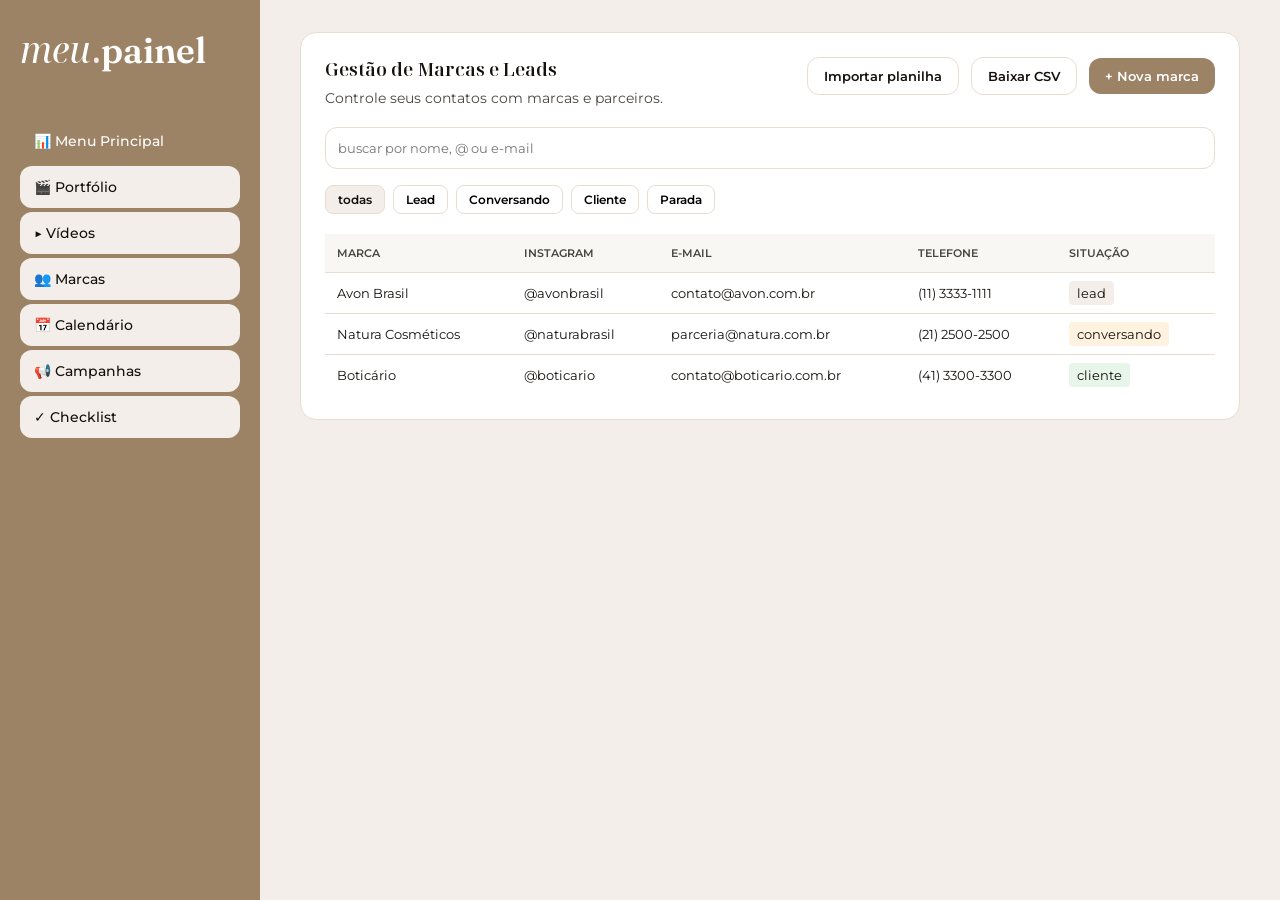
<file: demo-painel-marcas.html>
<!DOCTYPE html>
<html lang="pt-BR">
<head>
  <meta charset="UTF-8">
  <meta name="viewport" content="width=device-width, initial-scale=1.0">
  <title>Demo Painel - Aba Marcas</title>
  <link rel="preconnect" href="https://fonts.googleapis.com">
  <link rel="preconnect" href="https://fonts.gstatic.com" crossorigin>
  <link href="https://fonts.googleapis.com/css2?family=Noto+Serif+Display:ital,wght@0,400;0,500;0,600;1,400;1,500&family=Fraunces:wght@600&family=Montserrat:wght@300;400;500;600;700&display=swap" rel="stylesheet">
  <style>
    * { box-sizing: border-box; }
    body {
      margin: 0;
      padding: 0;
      background: #f3eee9;
      font-family: 'Montserrat', sans-serif;
      color: #14110d;
      display: flex;
      min-height: 100vh;
    }

    .sidebar {
      width: 260px;
      background: #9c8365;
      padding: 28px 20px;
      color: white;
      flex-shrink: 0;
    }

    .logo {
      font-family: 'Noto Serif Display', serif;
      font-size: 36px;
      font-weight: 600;
      margin-bottom: 48px;
      line-height: 1.2;
    }

    .logo .ponto { color: #f3eee9; }
    .logo-meu { font-style: italic; font-weight: 400; }
    .logo-painel { font-family: 'Fraunces', serif; }

    .nav-item {
      display: flex;
      align-items: center;
      gap: 12px;
      padding: 12px 14px;
      background: #f3eee9;
      color: #14110d;
      border: none;
      border-radius: 12px;
      margin-bottom: 4px;
      cursor: pointer;
      font-size: 14px;
      font-weight: 500;
      font-family: 'Montserrat', sans-serif;
      width: 100%;
      text-align: left;
    }

    .nav-item.ativo {
      background: #9c8365;
      color: white;
    }

    .conteudo {
      flex: 1;
      padding: 32px 40px;
      overflow-y: auto;
    }

    .cartao {
      background: white;
      border: 1px solid #e7ddd2;
      border-radius: 16px;
      padding: 24px;
      margin-bottom: 20px;
    }

    .bloco-marcas-topo {
      display: flex;
      justify-content: space-between;
      align-items: flex-start;
      margin-bottom: 20px;
    }

    .bloco-marcas-topo h3 {
      font-family: 'Noto Serif Display', serif;
      font-size: 18px;
      font-weight: 600;
      margin: 0 0 8px 0;
    }

    .bloco-marcas-topo p {
      color: #4a463f;
      font-size: 14px;
      margin: 0;
    }

    .buttons-group {
      display: flex;
      gap: 12px;
      align-items: center;
    }

    .botao {
      padding: 10px 16px;
      border-radius: 12px;
      font-size: 13px;
      font-weight: 600;
      font-family: 'Montserrat', sans-serif;
      cursor: pointer;
      border: none;
      transition: all 0.15s ease;
    }

    .botao-secundario {
      background: white;
      color: #14110d;
      border: 1px solid #e7ddd2;
    }

    .botao-secundario:hover {
      background: #f3eee9;
      border-color: #4a463f;
    }

    .botao-primario {
      background: #9c8365;
      color: white;
    }

    .botao-primario:hover {
      background: #7a6248;
    }

    .search-box {
      width: 100%;
      padding: 12px;
      border: 1px solid #e7ddd2;
      border-radius: 12px;
      font-family: 'Montserrat', sans-serif;
      font-size: 13px;
      margin-bottom: 16px;
    }

    .filters {
      display: flex;
      gap: 8px;
      margin-bottom: 20px;
      flex-wrap: wrap;
    }

    .filter-btn {
      padding: 6px 12px;
      border-radius: 8px;
      font-size: 12px;
      font-weight: 600;
      border: 1px solid #e7ddd2;
      background: white;
      cursor: pointer;
      font-family: 'Montserrat', sans-serif;
    }

    .filter-btn.active {
      background: #f3eee9;
      color: #14110d;
    }

    .modal {
      display: none;
      position: fixed;
      top: 0;
      left: 0;
      right: 0;
      bottom: 0;
      background: rgba(0, 0, 0, 0.4);
      z-index: 100;
      align-items: center;
      justify-content: center;
    }

    .modal.visivel {
      display: flex;
    }

    .modal-conteudo {
      background: white;
      border-radius: 16px;
      padding: 24px;
      max-width: 500px;
      width: 90%;
      max-height: 90vh;
      overflow-y: auto;
    }

    .modal-conteudo h3 {
      font-family: 'Noto Serif Display', serif;
      font-size: 18px;
      font-weight: 600;
      margin: 0 0 12px 0;
    }

    .modal-conteudo p {
      color: #4a463f;
      font-size: 13px;
      margin: 0 0 16px 0;
    }

    .campo {
      margin-bottom: 16px;
    }

    .campo label {
      display: block;
      font-size: 13px;
      font-weight: 600;
      color: #4a463f;
      margin-bottom: 6px;
    }

    .campo input[type="file"] {
      display: block;
      width: 100%;
      padding: 10px;
      border: 1px solid #e7ddd2;
      border-radius: 8px;
      font-family: 'Montserrat', sans-serif;
      font-size: 13px;
    }

    .preview-box {
      background: #f3eee9;
      border: 1px solid #e7ddd2;
      border-radius: 8px;
      padding: 12px;
      margin-bottom: 16px;
      display: none;
    }

    .preview-box.visivel {
      display: block;
    }

    .preview-table {
      width: 100%;
      font-size: 11px;
      border-collapse: collapse;
    }

    .preview-table th {
      background: white;
      padding: 6px;
      text-align: left;
      font-weight: 600;
      border-bottom: 1px solid #e7ddd2;
    }

    .preview-table td {
      padding: 6px;
      border-bottom: 1px solid #e7ddd2;
    }

    .modal-buttons {
      display: flex;
      gap: 10px;
      margin-top: 16px;
    }

    .modal-buttons .botao {
      flex: 1;
    }

    .msg-sucesso {
      background: rgba(45, 122, 79, 0.1);
      border: 1px solid rgba(45, 122, 79, 0.25);
      color: #2d7a4f;
      padding: 12px;
      border-radius: 8px;
      margin-bottom: 16px;
      display: none;
    }

    .msg-sucesso.visivel {
      display: block;
    }
  </style>
</head>
<body>
  <!-- Sidebar -->
  <aside class="sidebar">
    <div class="logo">
      <span class="logo-meu">meu</span><span class="ponto">.</span><span class="logo-painel">painel</span>
    </div>
    <button class="nav-item ativo">📊 Menu Principal</button>
    <button class="nav-item">🎬 Portfólio</button>
    <button class="nav-item">▶️ Vídeos</button>
    <button class="nav-item">👥 Marcas</button>
    <button class="nav-item">📅 Calendário</button>
    <button class="nav-item">📢 Campanhas</button>
    <button class="nav-item">✓ Checklist</button>
  </aside>

  <!-- Conteúdo -->
  <main class="conteudo">
    <section class="cartao">
      <div class="bloco-marcas-topo">
        <div>
          <h3>Gestão de Marcas e Leads</h3>
          <p>Controle seus contatos com marcas e parceiros.</p>
        </div>
        <div class="buttons-group">
          <button class="botao botao-secundario" onclick="abrirImportacao()">Importar planilha</button>
          <button class="botao botao-secundario" onclick="baixarCSV()">Baixar CSV</button>
          <button class="botao botao-primario" onclick="abrirNovaMarca()">+ Nova marca</button>
        </div>
      </div>

      <input type="text" class="search-box" placeholder="buscar por nome, @ ou e-mail">

      <div class="filters">
        <button class="filter-btn active">todas</button>
        <button class="filter-btn">Lead</button>
        <button class="filter-btn">Conversando</button>
        <button class="filter-btn">Cliente</button>
        <button class="filter-btn">Parada</button>
      </div>

      <div class="msg-sucesso" id="msgSucesso"></div>

      <table style="width: 100%; border-collapse: collapse; margin-top: 20px;">
        <thead>
          <tr style="border-bottom: 1px solid #e7ddd2; background: #f9f7f4;">
            <th style="padding: 12px; text-align: left; font-weight: 600; font-size: 11px; color: #4a463f; text-transform: uppercase;">Marca</th>
            <th style="padding: 12px; text-align: left; font-weight: 600; font-size: 11px; color: #4a463f; text-transform: uppercase;">Instagram</th>
            <th style="padding: 12px; text-align: left; font-weight: 600; font-size: 11px; color: #4a463f; text-transform: uppercase;">E-mail</th>
            <th style="padding: 12px; text-align: left; font-weight: 600; font-size: 11px; color: #4a463f; text-transform: uppercase;">Telefone</th>
            <th style="padding: 12px; text-align: left; font-weight: 600; font-size: 11px; color: #4a463f; text-transform: uppercase;">Situação</th>
          </tr>
        </thead>
        <tbody>
          <tr style="border-bottom: 1px solid #e7ddd2;">
            <td style="padding: 12px; font-size: 13px;">Avon Brasil</td>
            <td style="padding: 12px; font-size: 13px;">@avonbrasil</td>
            <td style="padding: 12px; font-size: 13px;">contato@avon.com.br</td>
            <td style="padding: 12px; font-size: 13px;">(11) 3333-1111</td>
            <td style="padding: 12px; font-size: 13px;"><span style="background: #f3eee9; padding: 4px 8px; border-radius: 4px;">lead</span></td>
          </tr>
          <tr style="border-bottom: 1px solid #e7ddd2;">
            <td style="padding: 12px; font-size: 13px;">Natura Cosméticos</td>
            <td style="padding: 12px; font-size: 13px;">@naturabrasil</td>
            <td style="padding: 12px; font-size: 13px;">parceria@natura.com.br</td>
            <td style="padding: 12px; font-size: 13px;">(21) 2500-2500</td>
            <td style="padding: 12px; font-size: 13px;"><span style="background: #fff3e0; padding: 4px 8px; border-radius: 4px;">conversando</span></td>
          </tr>
          <tr>
            <td style="padding: 12px; font-size: 13px;">Boticário</td>
            <td style="padding: 12px; font-size: 13px;">@boticario</td>
            <td style="padding: 12px; font-size: 13px;">contato@boticario.com.br</td>
            <td style="padding: 12px; font-size: 13px;">(41) 3300-3300</td>
            <td style="padding: 12px; font-size: 13px;"><span style="background: #e8f5e9; padding: 4px 8px; border-radius: 4px;">cliente</span></td>
          </tr>
        </tbody>
      </table>
    </section>
  </main>

  <!-- Modal de Importação -->
  <div class="modal" id="modalImportacao">
    <div class="modal-conteudo">
      <h3>Importar marcas de CSV</h3>
      <p>Seu CSV deve ter as seguintes colunas (em qualquer ordem):<br><strong>nome, instagram, email, telefone, situacao, obs</strong></p>

      <div class="campo">
        <label for="inputCSV">Selecione o arquivo (CSV ou XLSX)</label>
        <input type="file" id="inputCSV" accept=".csv,.xlsx" onchange="previewCSV()">
      </div>

      <div class="preview-box" id="previewBox">
        <p style="font-size: 13px; color: #4a463f; margin: 0 0 8px 0;"><strong>Preview:</strong> <span id="totalLinhas">0</span> linhas encontradas</p>
        <table class="preview-table">
          <thead>
            <tr>
              <th>Nome</th>
              <th>Instagram</th>
              <th>E-mail</th>
            </tr>
          </thead>
          <tbody id="previewTbody">
          </tbody>
        </table>
      </div>

      <div class="modal-buttons">
        <button class="botao botao-primario" id="botaoConfirmar" onclick="confirmarImportacao()" style="display: none;">Importar agora</button>
        <button class="botao botao-secundario" onclick="fecharImportacao()">Cancelar</button>
      </div>
    </div>
  </div>

  <script>
    function abrirImportacao() {
      document.getElementById('modalImportacao').classList.add('visivel');
    }

    function fecharImportacao() {
      document.getElementById('modalImportacao').classList.remove('visivel');
      document.getElementById('inputCSV').value = '';
      document.getElementById('previewBox').classList.remove('visivel');
      document.getElementById('botaoConfirmar').style.display = 'none';
    }

    function previewCSV() {
      const file = document.getElementById('inputCSV').files[0];
      if (!file) return;

      const reader = new FileReader();
      reader.onload = function(e) {
        const csv = e.target.result;
        const linhas = csv.split('\n').filter(l => l.trim());

        if (linhas.length < 2) {
          alert('CSV inválido');
          return;
        }

        const dados = linhas.slice(1, 6).map(linha => {
          const cols = linha.split(',');
          return {
            nome: cols[0] ? cols[0].trim() : '-',
            instagram: cols[1] ? cols[1].trim() : '-',
            email: cols[2] ? cols[2].trim() : '-'
          };
        });

        document.getElementById('totalLinhas').textContent = linhas.length - 1;
        const tbody = document.getElementById('previewTbody');
        tbody.innerHTML = dados.map(d =>
          `<tr><td>${d.nome}</td><td>${d.instagram}</td><td>${d.email}</td></tr>`
        ).join('');

        document.getElementById('previewBox').classList.add('visivel');
        document.getElementById('botaoConfirmar').style.display = 'inline-flex';
      };
      reader.readAsText(file);
    }

    function confirmarImportacao() {
      const msg = document.getElementById('msgSucesso');
      const total = document.getElementById('totalLinhas').textContent;
      msg.textContent = `✅ ${total} marcas importadas com sucesso!`;
      msg.classList.add('visivel');

      setTimeout(() => {
        fecharImportacao();
        msg.classList.remove('visivel');
      }, 2000);
    }

    function abrirNovaMarca() {
      alert('Abre formulário de nova marca');
    }

    function baixarCSV() {
      const csv = 'nome,instagram,email,telefone,situacao,obs\nAvon Brasil,@avonbrasil,contato@avon.com.br,(11) 3333-1111,lead,Proposta enviada\nNatura Cosméticos,@naturabrasil,parceria@natura.com.br,(21) 2500-2500,conversando,Em análise\nBoticário,@boticario,contato@boticario.com.br,(41) 3300-3300,cliente,Campanha confirmada';

      const blob = new Blob([csv], { type: 'text/csv' });
      const url = window.URL.createObjectURL(blob);
      const a = document.createElement('a');
      a.href = url;
      a.download = 'marcas_' + new Date().toISOString().split('T')[0] + '.csv';
      document.body.appendChild(a);
      a.click();
      document.body.removeChild(a);
    }
  </script>
</body>
</html>
</file>
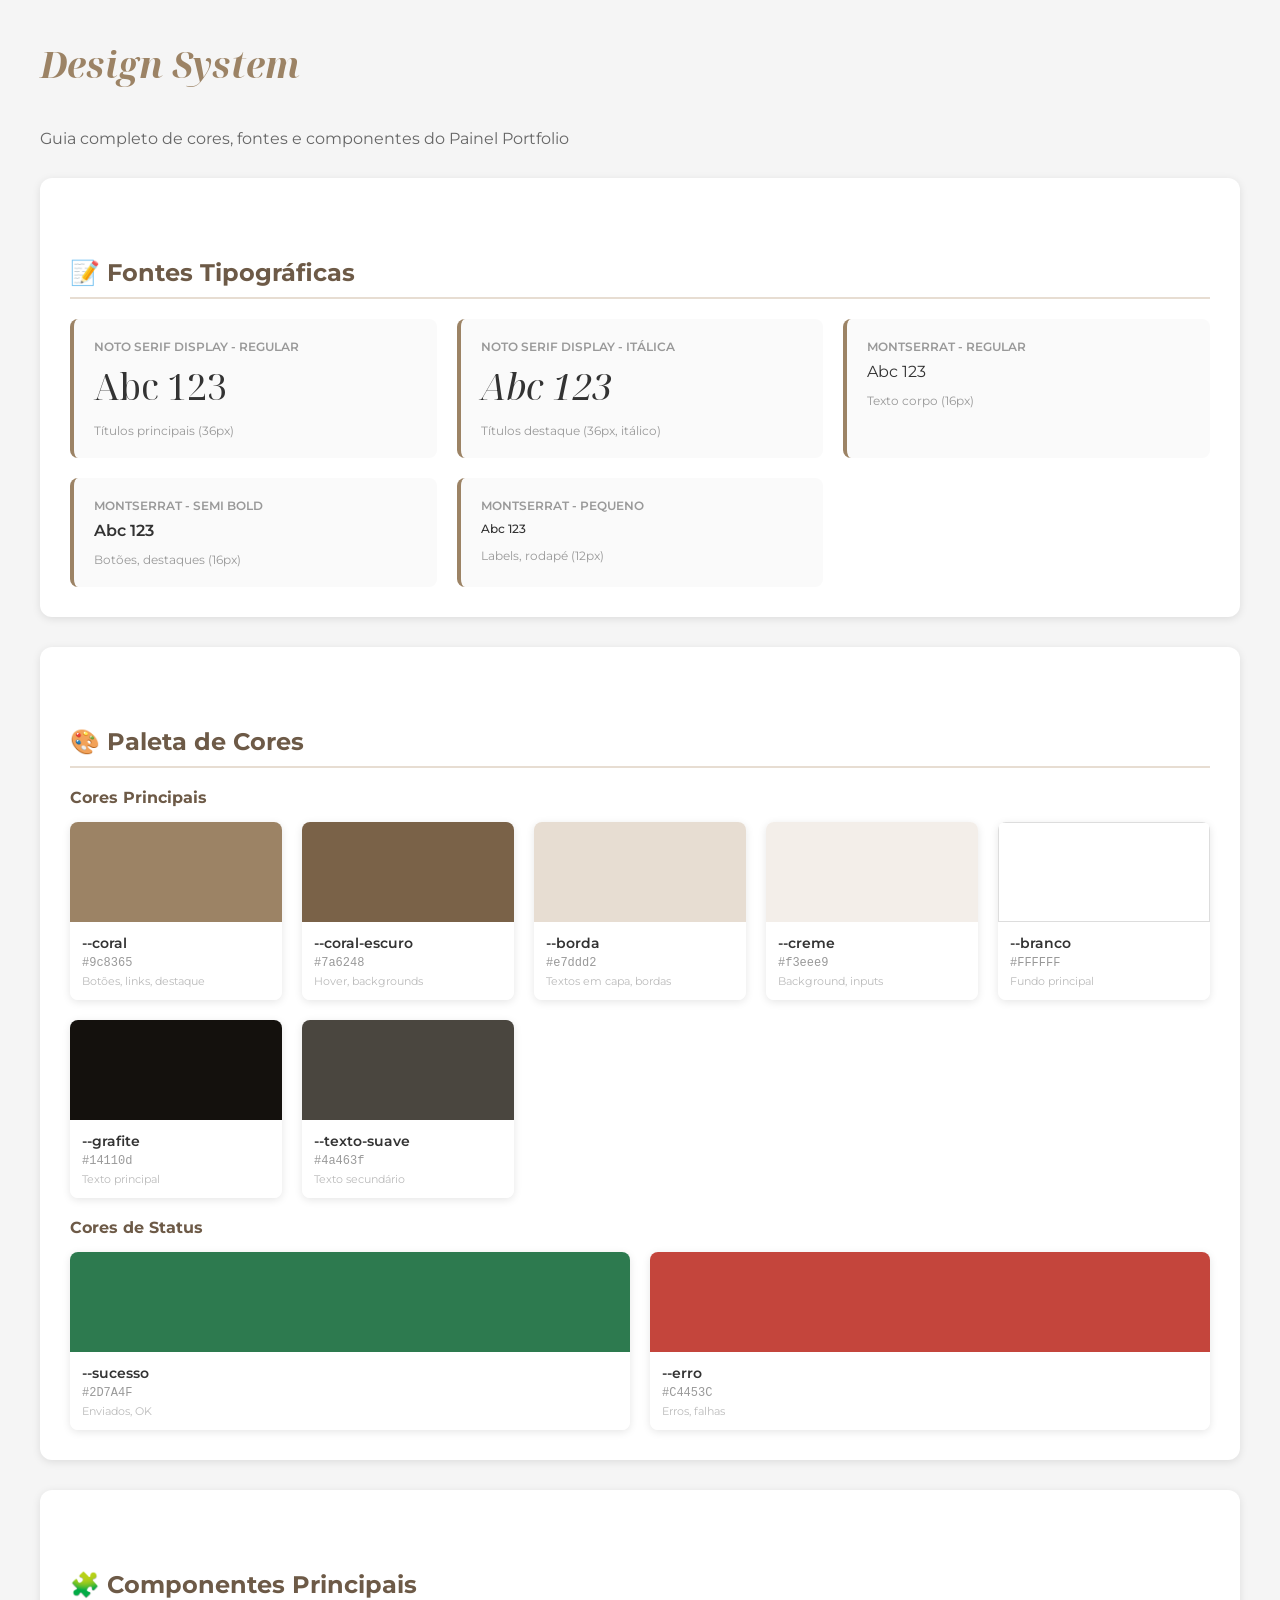
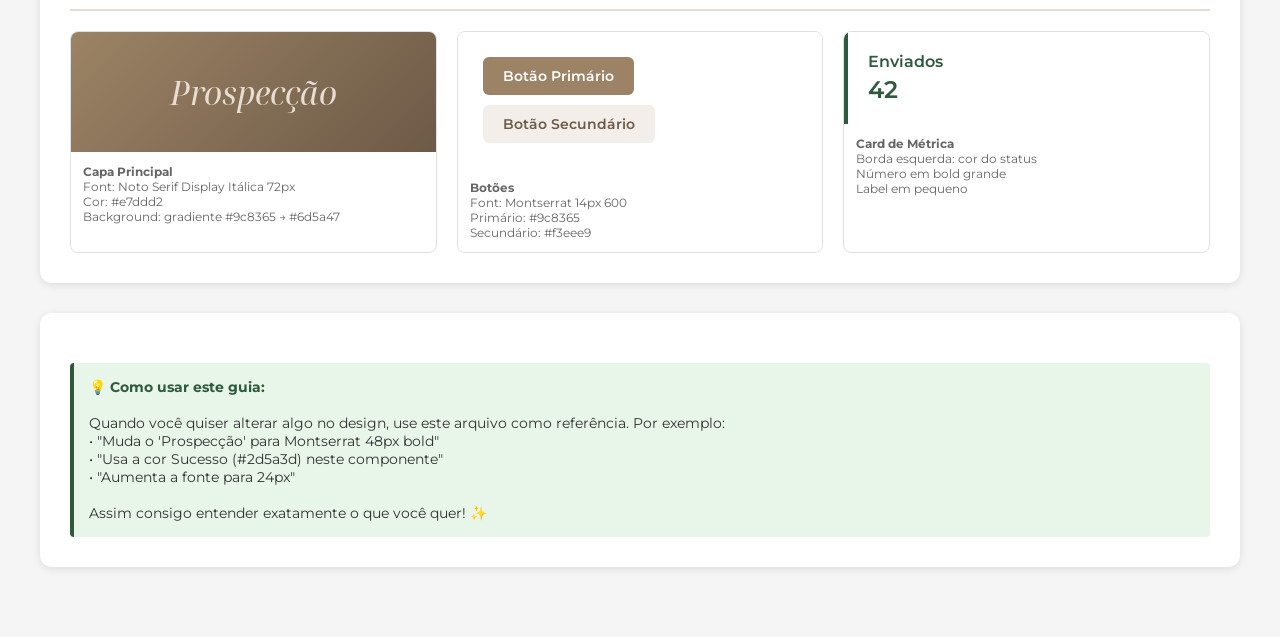
<file: design-system.html>
<!DOCTYPE html>
<html lang="pt-BR">
<head>
<meta charset="UTF-8">
<meta name="viewport" content="width=device-width, initial-scale=1.0">
<title>Design System - Painel Portfolio</title>

<link rel="preconnect" href="https://fonts.googleapis.com">
<link rel="preconnect" href="https://fonts.gstatic.com" crossorigin>
<link href="https://fonts.googleapis.com/css2?family=Noto+Serif+Display:ital,wght@0,400;0,500;0,600;1,400;1,500&family=Montserrat:wght@300;400;500;600;700&display=swap" rel="stylesheet">

<style>
  * {
    margin: 0;
    padding: 0;
    box-sizing: border-box;
  }

  body {
    font-family: 'Montserrat', sans-serif;
    background: #f5f5f5;
    padding: 40px 20px;
    color: #333;
  }

  .container {
    max-width: 1200px;
    margin: 0 auto;
  }

  h1 {
    font-size: 36px;
    margin-bottom: 40px;
    color: #9c8365;
    font-family: 'Noto Serif Display', serif;
    font-style: italic;
  }

  h2 {
    font-size: 24px;
    margin-top: 50px;
    margin-bottom: 20px;
    color: #6d5a47;
    border-bottom: 2px solid #e7ddd2;
    padding-bottom: 10px;
  }

  .section {
    background: white;
    border-radius: 12px;
    padding: 30px;
    margin-bottom: 30px;
    box-shadow: 0 2px 8px rgba(0,0,0,0.1);
  }

  /* FONTES */
  .fonte-grid {
    display: grid;
    grid-template-columns: repeat(auto-fit, minmax(300px, 1fr));
    gap: 20px;
  }

  .fonte-item {
    padding: 20px;
    background: #fafafa;
    border-radius: 8px;
    border-left: 4px solid #9c8365;
  }

  .fonte-nome {
    font-size: 12px;
    color: #999;
    margin-bottom: 8px;
    font-weight: 600;
    text-transform: uppercase;
  }

  .fonte-exemplo {
    margin-bottom: 12px;
  }

  .noto-serif {
    font-family: 'Noto Serif Display', serif;
  }

  .noto-serif.italic {
    font-style: italic;
  }

  .montserrat {
    font-family: 'Montserrat', sans-serif;
  }

  .size-36 { font-size: 36px; }
  .size-28 { font-size: 28px; }
  .size-24 { font-size: 24px; }
  .size-18 { font-size: 18px; }
  .size-16 { font-size: 16px; }
  .size-14 { font-size: 14px; }
  .size-12 { font-size: 12px; }

  .weight-300 { font-weight: 300; }
  .weight-400 { font-weight: 400; }
  .weight-500 { font-weight: 500; }
  .weight-600 { font-weight: 600; }

  /* CORES */
  .cores-grid {
    display: grid;
    grid-template-columns: repeat(auto-fit, minmax(200px, 1fr));
    gap: 20px;
  }

  .cor-item {
    border-radius: 8px;
    overflow: hidden;
    box-shadow: 0 2px 8px rgba(0,0,0,0.1);
  }

  .cor-amostra {
    width: 100%;
    height: 100px;
  }

  .cor-info {
    padding: 12px;
    background: white;
  }

  .cor-nome {
    font-weight: 600;
    font-size: 14px;
    margin-bottom: 4px;
    color: #333;
  }

  .cor-hex {
    font-family: 'Courier New', monospace;
    font-size: 12px;
    color: #999;
  }

  .cor-uso {
    font-size: 11px;
    color: #bbb;
    margin-top: 4px;
  }

  /* COMPONENTES */
  .componentes-grid {
    display: grid;
    grid-template-columns: repeat(auto-fit, minmax(250px, 1fr));
    gap: 20px;
  }

  .componente {
    border: 1px solid #e0e0e0;
    border-radius: 8px;
    overflow: hidden;
  }

  .componente-preview {
    padding: 20px;
    background: linear-gradient(135deg, #9c8365 0%, #6d5a47 100%);
    min-height: 120px;
    display: flex;
    align-items: center;
    justify-content: center;
  }

  .componente-titulo {
    font-family: 'Noto Serif Display', serif;
    font-size: 32px;
    font-style: italic;
    color: #e7ddd2;
  }

  .componente-info {
    padding: 12px;
    background: white;
    font-size: 12px;
    color: #666;
  }

  .botao {
    display: inline-block;
    padding: 10px 20px;
    border-radius: 6px;
    border: none;
    font-family: 'Montserrat', sans-serif;
    font-weight: 600;
    font-size: 14px;
    cursor: pointer;
    margin: 5px;
  }

  .botao-primario {
    background: #9c8365;
    color: white;
  }

  .botao-secundario {
    background: #f3eee9;
    color: #6d5a47;
  }

  .info-box {
    background: #e8f5e9;
    border-left: 4px solid #2d5a3d;
    padding: 15px;
    border-radius: 4px;
    margin-top: 20px;
    font-size: 14px;
  }

  .info-box strong {
    color: #2d5a3d;
  }

</style>
</head>
<body>

<div class="container">
  <h1>Design System</h1>
  <p style="font-size: 16px; color: #666; margin-bottom: 30px;">Guia completo de cores, fontes e componentes do Painel Portfolio</p>

  <!-- FONTES -->
  <div class="section">
    <h2>📝 Fontes Tipográficas</h2>

    <div class="fonte-grid">
      <!-- Noto Serif Display -->
      <div class="fonte-item">
        <div class="fonte-nome">Noto Serif Display - Regular</div>
        <div class="fonte-exemplo">
          <div class="noto-serif size-36 weight-400">Abc 123</div>
        </div>
        <div style="font-size: 12px; color: #999;">Títulos principais (36px)</div>
      </div>

      <div class="fonte-item">
        <div class="fonte-nome">Noto Serif Display - Itálica</div>
        <div class="fonte-exemplo">
          <div class="noto-serif italic size-36 weight-400">Abc 123</div>
        </div>
        <div style="font-size: 12px; color: #999;">Títulos destaque (36px, itálico)</div>
      </div>

      <!-- Montserrat -->
      <div class="fonte-item">
        <div class="fonte-nome">Montserrat - Regular</div>
        <div class="fonte-exemplo">
          <div class="montserrat size-16 weight-400">Abc 123</div>
        </div>
        <div style="font-size: 12px; color: #999;">Texto corpo (16px)</div>
      </div>

      <div class="fonte-item">
        <div class="fonte-nome">Montserrat - Semi Bold</div>
        <div class="fonte-exemplo">
          <div class="montserrat size-16 weight-600">Abc 123</div>
        </div>
        <div style="font-size: 12px; color: #999;">Botões, destaques (16px)</div>
      </div>

      <div class="fonte-item">
        <div class="fonte-nome">Montserrat - Pequeno</div>
        <div class="fonte-exemplo">
          <div class="montserrat size-12 weight-500">Abc 123</div>
        </div>
        <div style="font-size: 12px; color: #999;">Labels, rodapé (12px)</div>
      </div>
    </div>
  </div>

  <!-- CORES PRINCIPAIS -->
  <div class="section">
    <h2>🎨 Paleta de Cores</h2>

    <h3 style="font-size: 16px; margin: 20px 0 15px; color: #6d5a47;">Cores Principais</h3>
    <div class="cores-grid">
      <div class="cor-item">
        <div class="cor-amostra" style="background: #9c8365;"></div>
        <div class="cor-info">
          <div class="cor-nome">--coral</div>
          <div class="cor-hex">#9c8365</div>
          <div class="cor-uso">Botões, links, destaque</div>
        </div>
      </div>

      <div class="cor-item">
        <div class="cor-amostra" style="background: #7a6248;"></div>
        <div class="cor-info">
          <div class="cor-nome">--coral-escuro</div>
          <div class="cor-hex">#7a6248</div>
          <div class="cor-uso">Hover, backgrounds</div>
        </div>
      </div>

      <div class="cor-item">
        <div class="cor-amostra" style="background: #e7ddd2;"></div>
        <div class="cor-info">
          <div class="cor-nome">--borda</div>
          <div class="cor-hex">#e7ddd2</div>
          <div class="cor-uso">Textos em capa, bordas</div>
        </div>
      </div>

      <div class="cor-item">
        <div class="cor-amostra" style="background: #f3eee9;"></div>
        <div class="cor-info">
          <div class="cor-nome">--creme</div>
          <div class="cor-hex">#f3eee9</div>
          <div class="cor-uso">Background, inputs</div>
        </div>
      </div>

      <div class="cor-item">
        <div class="cor-amostra" style="background: #FFFFFF; border: 1px solid #ddd;"></div>
        <div class="cor-info">
          <div class="cor-nome">--branco</div>
          <div class="cor-hex">#FFFFFF</div>
          <div class="cor-uso">Fundo principal</div>
        </div>
      </div>

      <div class="cor-item">
        <div class="cor-amostra" style="background: #14110d;"></div>
        <div class="cor-info">
          <div class="cor-nome">--grafite</div>
          <div class="cor-hex">#14110d</div>
          <div class="cor-uso">Texto principal</div>
        </div>
      </div>

      <div class="cor-item">
        <div class="cor-amostra" style="background: #4a463f;"></div>
        <div class="cor-info">
          <div class="cor-nome">--texto-suave</div>
          <div class="cor-hex">#4a463f</div>
          <div class="cor-uso">Texto secundário</div>
        </div>
      </div>
    </div>

    <h3 style="font-size: 16px; margin: 20px 0 15px; color: #6d5a47;">Cores de Status</h3>
    <div class="cores-grid">
      <div class="cor-item">
        <div class="cor-amostra" style="background: #2D7A4F;"></div>
        <div class="cor-info">
          <div class="cor-nome">--sucesso</div>
          <div class="cor-hex">#2D7A4F</div>
          <div class="cor-uso">Enviados, OK</div>
        </div>
      </div>

      <div class="cor-item">
        <div class="cor-amostra" style="background: #C4453C;"></div>
        <div class="cor-info">
          <div class="cor-nome">--erro</div>
          <div class="cor-hex">#C4453C</div>
          <div class="cor-uso">Erros, falhas</div>
        </div>
      </div>
    </div>
  </div>

  <!-- COMPONENTES -->
  <div class="section">
    <h2>🧩 Componentes Principais</h2>

    <div class="componentes-grid">
      <div class="componente">
        <div class="componente-preview">
          <div class="componente-titulo">Prospecção</div>
        </div>
        <div class="componente-info">
          <strong>Capa Principal</strong><br>
          Font: Noto Serif Display Itálica 72px<br>
          Cor: #e7ddd2<br>
          Background: gradiente #9c8365 → #6d5a47
        </div>
      </div>

      <div class="componente">
        <div style="padding: 20px; background: white;">
          <button class="botao botao-primario">Botão Primário</button><br>
          <button class="botao botao-secundario">Botão Secundário</button>
        </div>
        <div class="componente-info">
          <strong>Botões</strong><br>
          Font: Montserrat 14px 600<br>
          Primário: #9c8365<br>
          Secundário: #f3eee9
        </div>
      </div>

      <div class="componente">
        <div style="padding: 20px; background: white; border-left: 4px solid #2d5a3d;">
          <div style="font-weight: 600; color: #2d5a3d; margin-bottom: 4px;">Enviados</div>
          <div style="font-size: 24px; font-weight: 600; color: #2d5a3d;">42</div>
        </div>
        <div class="componente-info">
          <strong>Card de Métrica</strong><br>
          Borda esquerda: cor do status<br>
          Número em bold grande<br>
          Label em pequeno
        </div>
      </div>
    </div>
  </div>

  <!-- INFORMAÇÕES -->
  <div class="section">
    <div class="info-box">
      <strong>💡 Como usar este guia:</strong><br><br>
      Quando você quiser alterar algo no design, use este arquivo como referência. Por exemplo:<br>
      • "Muda o 'Prospecção' para Montserrat 48px bold"<br>
      • "Usa a cor Sucesso (#2d5a3d) neste componente"<br>
      • "Aumenta a fonte para 24px"<br><br>
      Assim consigo entender exatamente o que você quer! ✨
    </div>
  </div>

</div>

</body>
</html>
</file>
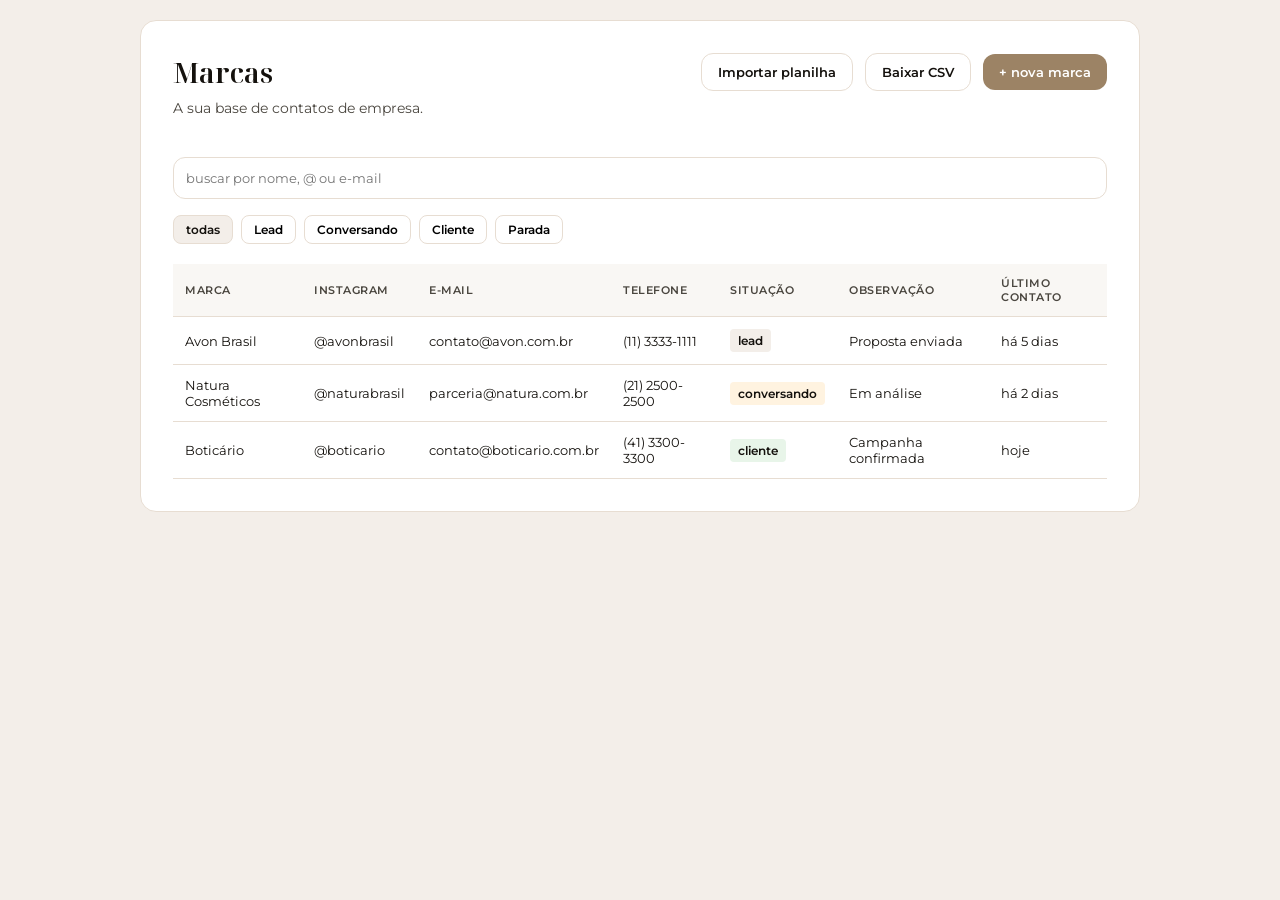
<file: preview-marcas.html>
<!DOCTYPE html>
<html lang="pt-BR">
<head>
  <meta charset="UTF-8">
  <meta name="viewport" content="width=device-width, initial-scale=1.0">
  <title>Preview - Aba Marcas</title>
  <link rel="preconnect" href="https://fonts.googleapis.com">
  <link rel="preconnect" href="https://fonts.gstatic.com" crossorigin>
  <link href="https://fonts.googleapis.com/css2?family=Noto+Serif+Display:ital,wght@0,400;0,500;0,600;1,400;1,500&family=Montserrat:wght@300;400;500;600;700&display=swap" rel="stylesheet">
  <style>
    * { box-sizing: border-box; }
    body {
      margin: 0;
      padding: 20px;
      background: #f3eee9;
      font-family: 'Montserrat', sans-serif;
      color: #14110d;
    }
    .container {
      max-width: 1000px;
      margin: 0 auto;
      background: white;
      border: 1px solid #e7ddd2;
      border-radius: 16px;
      padding: 32px;
    }
    h1 {
      font-family: 'Noto Serif Display', serif;
      font-size: 28px;
      font-weight: 600;
      margin: 0 0 8px 0;
      color: #14110d;
    }
    .subtitle {
      color: #4a463f;
      font-size: 14px;
      margin: 0 0 20px 0;
    }
    .header-section {
      display: flex;
      justify-content: space-between;
      align-items: flex-start;
      margin-bottom: 20px;
    }
    .header-text {
      flex: 1;
    }
    .buttons-group {
      display: flex;
      gap: 12px;
      align-items: center;
    }
    .botao {
      padding: 10px 16px;
      border-radius: 12px;
      font-size: 13px;
      font-weight: 600;
      font-family: 'Montserrat', sans-serif;
      cursor: pointer;
      border: none;
      transition: all 0.15s ease;
    }
    .botao-secundario {
      background: white;
      color: #14110d;
      border: 1px solid #e7ddd2;
    }
    .botao-secundario:hover {
      background: #f3eee9;
      border-color: #4a463f;
    }
    .botao-primario {
      background: #9c8365;
      color: white;
    }
    .botao-primario:hover {
      background: #7a6248;
    }
    .search-box {
      width: 100%;
      padding: 12px;
      border: 1px solid #e7ddd2;
      border-radius: 12px;
      font-family: 'Montserrat', sans-serif;
      font-size: 13px;
      margin-bottom: 16px;
    }
    .filters {
      display: flex;
      gap: 8px;
      margin-bottom: 20px;
      flex-wrap: wrap;
    }
    .filter-btn {
      padding: 6px 12px;
      border-radius: 8px;
      font-size: 12px;
      font-weight: 600;
      border: 1px solid #e7ddd2;
      background: transparent;
      cursor: pointer;
      font-family: 'Montserrat', sans-serif;
    }
    .filter-btn.active {
      background: #f3eee9;
      color: #14110d;
    }
    .table {
      width: 100%;
      border-collapse: collapse;
      margin-top: 20px;
    }
    .table thead tr {
      border-bottom: 1px solid #e7ddd2;
      background: #f9f7f4;
    }
    .table th {
      padding: 12px;
      text-align: left;
      font-weight: 600;
      font-size: 11px;
      color: #4a463f;
      text-transform: uppercase;
      letter-spacing: 0.5px;
    }
    .table td {
      padding: 12px;
      border-bottom: 1px solid #e7ddd2;
      font-size: 13px;
    }
    .table tbody tr:hover {
      background: #f9f7f4;
    }
    .status-badge {
      display: inline-block;
      padding: 4px 8px;
      border-radius: 4px;
      font-size: 12px;
      font-weight: 600;
    }
    .status-lead {
      background: #f3eee9;
      color: #14110d;
    }
    .status-conversando {
      background: #fff3e0;
      color: #14110d;
    }
    .status-cliente {
      background: #e8f5e9;
      color: #14110d;
    }
    .highlight {
      background: #fff9c4;
      padding: 2px 4px;
      border-radius: 2px;
    }
  </style>
</head>
<body>
  <div class="container">
    <div class="header-section">
      <div class="header-text">
        <h1>Marcas</h1>
        <p class="subtitle">A sua base de contatos de empresa.</p>
      </div>
      <div class="buttons-group">
        <button class="botao botao-secundario">Importar planilha</button>
        <button class="botao botao-secundario">Baixar CSV</button>
        <button class="botao botao-primario">+ nova marca</button>
      </div>
    </div>

    <input type="text" class="search-box" placeholder="buscar por nome, @ ou e-mail">

    <div class="filters">
      <button class="filter-btn active">todas</button>
      <button class="filter-btn">Lead</button>
      <button class="filter-btn">Conversando</button>
      <button class="filter-btn">Cliente</button>
      <button class="filter-btn">Parada</button>
    </div>

    <table class="table">
      <thead>
        <tr>
          <th>Marca</th>
          <th>Instagram</th>
          <th>E-mail</th>
          <th>Telefone</th>
          <th>Situação</th>
          <th>Observação</th>
          <th>Último Contato</th>
        </tr>
      </thead>
      <tbody>
        <tr>
          <td>Avon Brasil</td>
          <td>@avonbrasil</td>
          <td>contato@avon.com.br</td>
          <td>(11) 3333-1111</td>
          <td><span class="status-badge status-lead">lead</span></td>
          <td>Proposta enviada</td>
          <td>há 5 dias</td>
        </tr>
        <tr>
          <td>Natura Cosméticos</td>
          <td>@naturabrasil</td>
          <td>parceria@natura.com.br</td>
          <td>(21) 2500-2500</td>
          <td><span class="status-badge status-conversando">conversando</span></td>
          <td>Em análise</td>
          <td>há 2 dias</td>
        </tr>
        <tr>
          <td>Boticário</td>
          <td>@boticario</td>
          <td>contato@boticario.com.br</td>
          <td>(41) 3300-3300</td>
          <td><span class="status-badge status-cliente">cliente</span></td>
          <td>Campanha confirmada</td>
          <td>hoje</td>
        </tr>
      </tbody>
    </table>
  </div>
</body>
</html>
</file>
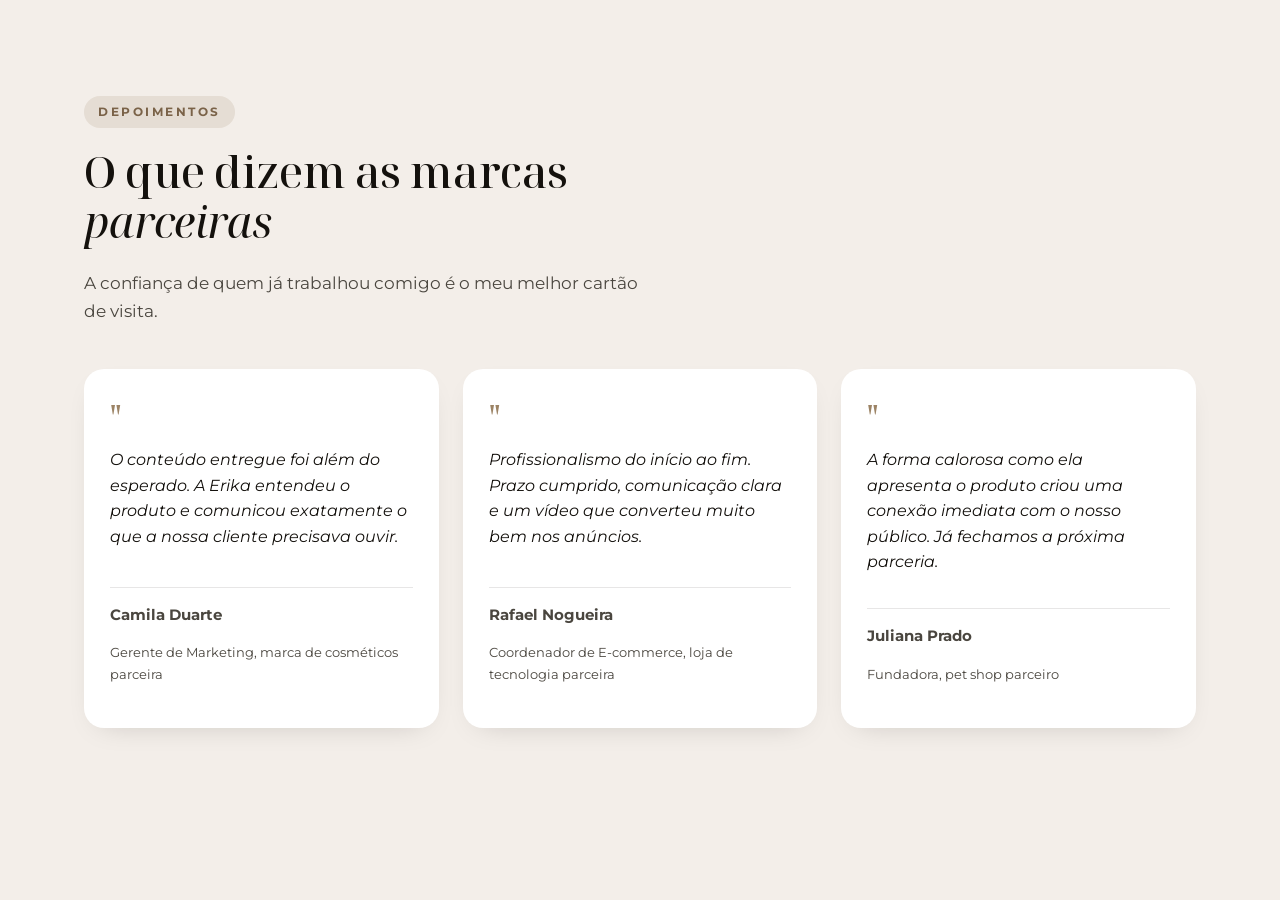
<file: modelos/depoimentos.html>
<!DOCTYPE html>
<html lang="pt-BR">
<head>
<meta charset="UTF-8">
<meta name="viewport" content="width=device-width, initial-scale=1.0">
<title>Modelo: Seção de Depoimentos</title>

<!--
  MODELO REUTILIZÁVEL — Seção "Depoimentos"
  ====================================================
  Este arquivo funciona sozinho (é só abrir no navegador pra ver o preview).
  Pra usar em um site novo:
    1. Copie o <style> inteiro pra dentro do <head> do novo site (ou aproveite
       só as regras que começam com ".depoimentos" e ".depoimento-" se o site
       novo já tiver as variáveis de cor no :root).
    2. Copie o <section class="depoimentos">...</section> pra dentro do <body>.
    3. Copie o <script> do final e edite a lista DEPOIMENTOS com os textos,
       nomes e empresas de verdade.
    4. Troque as cores no :root (--tinta, --creme, --acento etc.) pra combinar
       com a identidade visual do site novo.
-->

<link rel="preconnect" href="https://fonts.googleapis.com">
<link rel="preconnect" href="https://fonts.gstatic.com" crossorigin>
<link href="https://fonts.googleapis.com/css2?family=Noto+Serif+Display:ital,wght@0,400;0,500;0,600;1,400;1,500&family=Montserrat:wght@300;400;500;600;700&display=swap" rel="stylesheet">

<style>
  /* ===================== VARIÁVEIS DE COR — troque aqui pra reaproveitar noutra marca ===================== */
  :root{
    --creme: #f3eee9;
    --creme-escuro: #e7ddd2;
    --tinta: #14110d;
    --tinta-suave: #4a463f;
    --acento: #9c8365;
    --acento-escuro: #7a6248;
    --branco: #ffffff;
    --raio: 20px;
    --sombra-suave: 0 10px 30px -18px rgba(20,17,13,0.25);
  }

  *, *::before, *::after{ box-sizing: border-box; }
  html{ scroll-behavior: smooth; }
  body{
    margin: 0;
    background: var(--creme);
    color: var(--tinta);
    font-family: 'Montserrat', sans-serif;
    font-weight: 400;
    line-height: 1.65;
    -webkit-font-smoothing: antialiased;
  }
  h1, h2, h3{
    font-family: 'Noto Serif Display', serif;
    color: var(--tinta);
    margin: 0 0 .5em;
    line-height: 1.15;
    font-weight: 500;
    letter-spacing: -0.01em;
  }
  h2 em{ font-style: italic; font-weight: 400; }
  p{ margin: 0 0 1em; color: var(--tinta-suave); }

  .container{ width: 100%; max-width: 1160px; margin: 0 auto; padding: 0 24px; }
  section{ padding: 96px 0; }

  .rotulo{
    display: inline-block;
    font-size: 12px;
    font-weight: 700;
    letter-spacing: 2.5px;
    text-transform: uppercase;
    color: var(--acento-escuro);
    background: rgba(156,131,101,0.16);
    padding: 6px 14px;
    border-radius: 999px;
    margin-bottom: 18px;
  }
  .titulo-secao{ font-size: clamp(28px, 4.2vw, 44px); max-width: 640px; }
  .descricao-secao{ max-width: 560px; font-size: 17px; }

  /* ===================== ANIMAÇÃO DE ENTRADA (fade + sobe de leve) ===================== */
  .reveal{
    opacity: 0;
    transform: translateY(26px);
    transition: opacity .8s ease, transform .8s ease;
  }
  .reveal.visivel{ opacity: 1; transform: translateY(0); }
  @media (prefers-reduced-motion: reduce){
    html{ scroll-behavior: auto; }
    .reveal{ transition: none; opacity: 1; transform: none; }
  }

  /* ===================== SEÇÃO DEPOIMENTOS ===================== */
  .depoimentos-grid{
    display: grid;
    grid-template-columns: repeat(3, 1fr);
    gap: 24px;
    margin-top: 44px;
  }
  .depoimento-card{
    background: var(--branco);
    border-radius: var(--raio);
    padding: 30px 26px;
    box-shadow: var(--sombra-suave);
    display: flex;
    flex-direction: column;
    height: 100%;
  }
  .depoimento-aspas{
    font-family: 'Noto Serif Display', serif;
    font-size: 40px;
    color: var(--acento);
    line-height: 1;
    margin-bottom: 8px;
  }
  .depoimento-texto{
    font-style: italic;
    color: var(--tinta);
    font-size: 15.5px;
    flex-grow: 1;
  }
  .depoimento-autor{
    margin-top: 18px;
    padding-top: 16px;
    border-top: 1px solid rgba(20,17,13,0.1);
  }
  .depoimento-nome{ font-weight: 700; font-size: 14.5px; }
  .depoimento-empresa{ font-size: 13px; color: var(--tinta-suave); }

  @media (max-width: 1000px){
    .depoimentos-grid{ grid-template-columns: 1fr 1fr; }
  }
  @media (max-width: 760px){
    section{ padding: 68px 0; }
    .depoimentos-grid{ grid-template-columns: 1fr; }
  }
  @media (max-width: 420px){
    .container{ padding: 0 18px; }
  }
</style>
</head>
<body>

<section class="depoimentos" id="depoimentos" aria-labelledby="depoimentos-titulo">
  <div class="container">
    <div class="reveal">
      <p class="rotulo">Depoimentos</p>
      <h2 class="titulo-secao" id="depoimentos-titulo">O que dizem as marcas <em>parceiras</em></h2>
      <p class="descricao-secao">A confiança de quem já trabalhou comigo é o meu melhor cartão de visita.</p>
    </div>
    <div class="depoimentos-grid" id="depoimentos-grid"></div>
  </div>
</section>

<script>
  // EDITE AQUI: seus próprios depoimentos (texto, nome de quem falou e empresa/cargo).
  const DEPOIMENTOS = [
    { texto: "O conteúdo entregue foi além do esperado. A Erika entendeu o produto e comunicou exatamente o que a nossa cliente precisava ouvir.", nome: "Camila Duarte", empresa: "Gerente de Marketing, marca de cosméticos parceira" },
    { texto: "Profissionalismo do início ao fim. Prazo cumprido, comunicação clara e um vídeo que converteu muito bem nos anúncios.", nome: "Rafael Nogueira", empresa: "Coordenador de E-commerce, loja de tecnologia parceira" },
    { texto: "A forma calorosa como ela apresenta o produto criou uma conexão imediata com o nosso público. Já fechamos a próxima parceria.", nome: "Juliana Prado", empresa: "Fundadora, pet shop parceiro" }
  ];

  document.getElementById("depoimentos-grid").innerHTML = DEPOIMENTOS.map(d => `
    <div class="depoimento-card reveal">
      <p class="depoimento-aspas" aria-hidden="true">"</p>
      <p class="depoimento-texto">${d.texto}</p>
      <div class="depoimento-autor">
        <p class="depoimento-nome">${d.nome}</p>
        <p class="depoimento-empresa">${d.empresa}</p>
      </div>
    </div>
  `).join("");
</script>

<script>
  // Efeito de fade-up quando qualquer elemento ".reveal" entra na tela.
  function configurarAnimacoesEntrada(){
    const elementos = document.querySelectorAll(".reveal");
    const observador = new IntersectionObserver((entradas, obs) => {
      entradas.forEach(entrada => {
        if(entrada.isIntersecting){
          entrada.target.classList.add("visivel");
          obs.unobserve(entrada.target);
        }
      });
    }, { threshold: 0.15 });
    elementos.forEach(el => observador.observe(el));
  }

  document.addEventListener("DOMContentLoaded", configurarAnimacoesEntrada);
</script>

</body>
</html>
</file>
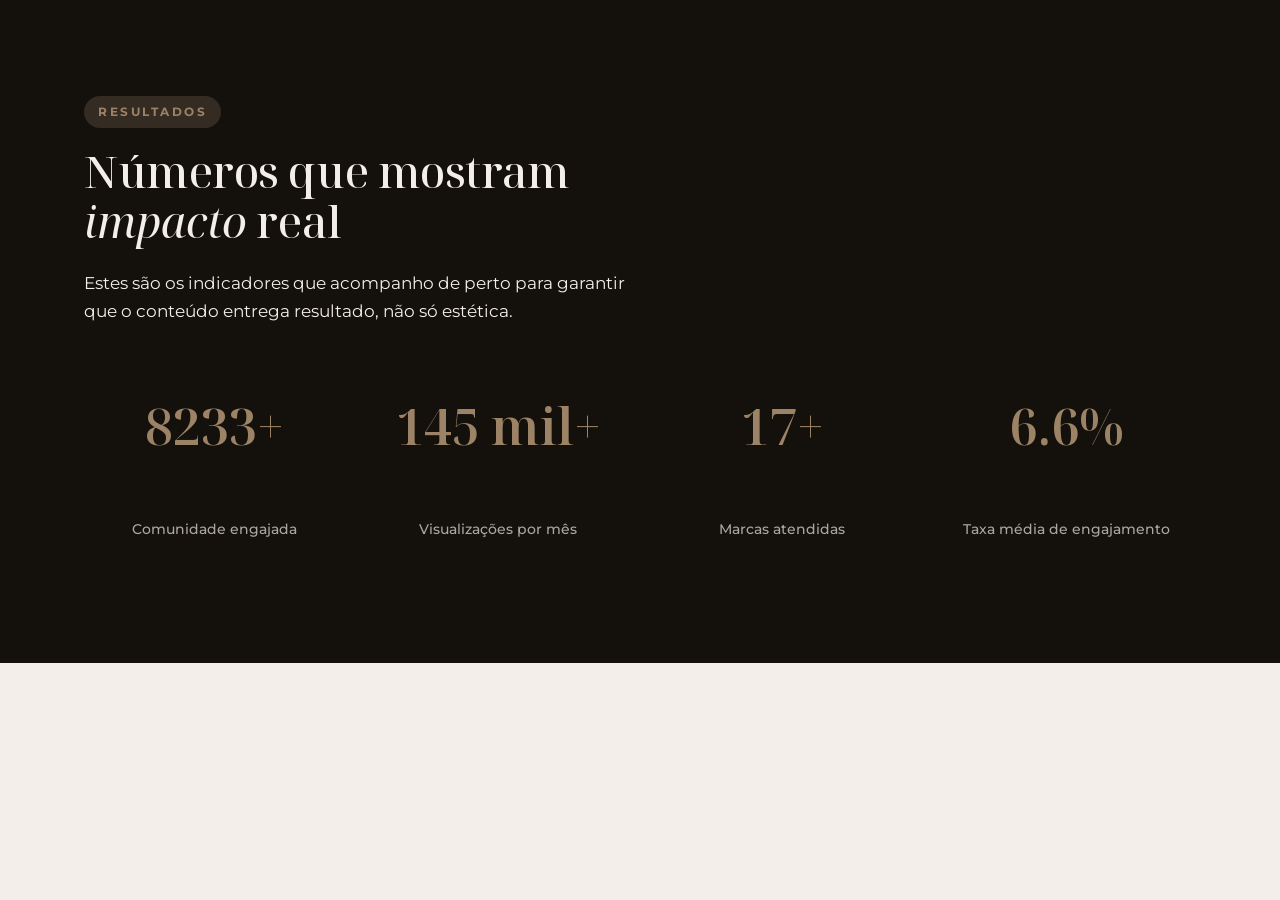
<file: modelos/resultados.html>
<!DOCTYPE html>
<html lang="pt-BR">
<head>
<meta charset="UTF-8">
<meta name="viewport" content="width=device-width, initial-scale=1.0">
<title>Modelo: Seção de Resultados</title>

<!--
  MODELO REUTILIZÁVEL — Seção "Números / Resultados"
  ====================================================
  Este arquivo funciona sozinho (é só abrir no navegador pra ver o preview).
  Pra usar em um site novo:
    1. Copie o <style> inteiro pra dentro do <head> do novo site (ou aproveite
       só as regras que começam com ".numeros" e ".numero-" se o site novo já
       tiver as variáveis de cor no :root).
    2. Copie o <section class="numeros">...</section> pra dentro do <body>.
    3. Copie os dois <script> do final: o primeiro tem os dados (edite os
       números e os textos ali), o segundo é o que desenha o contador animado.
    4. Troque as cores no :root (--tinta, --creme, --acento etc.) pra combinar
       com a identidade visual do site novo.

  Os números contam de 0 até o valor final automaticamente quando a seção
  entra na tela (efeito usado no site atual da Erika Barreiros).
-->

<link rel="preconnect" href="https://fonts.googleapis.com">
<link rel="preconnect" href="https://fonts.gstatic.com" crossorigin>
<link href="https://fonts.googleapis.com/css2?family=Noto+Serif+Display:ital,wght@0,400;0,500;0,600;1,400;1,500&family=Montserrat:wght@300;400;500;600;700&display=swap" rel="stylesheet">

<style>
  /* ===================== VARIÁVEIS DE COR — troque aqui pra reaproveitar noutra marca ===================== */
  :root{
    --creme: #f3eee9;
    --tinta: #14110d;
    --tinta-suave: #4a463f;
    --acento: #9c8365;
    --acento-escuro: #7a6248;
    --branco: #ffffff;
    --raio: 20px;
  }

  *, *::before, *::after{ box-sizing: border-box; }
  html{ scroll-behavior: smooth; }
  body{
    margin: 0;
    background: var(--creme);
    color: var(--tinta);
    font-family: 'Montserrat', sans-serif;
    font-weight: 400;
    line-height: 1.65;
    -webkit-font-smoothing: antialiased;
  }
  h1, h2, h3{
    font-family: 'Noto Serif Display', serif;
    color: var(--tinta);
    margin: 0 0 .5em;
    line-height: 1.15;
    font-weight: 500;
    letter-spacing: -0.01em;
  }
  h2 em{ font-style: italic; font-weight: 400; }
  p{ margin: 0 0 1em; color: var(--tinta-suave); }

  .container{ width: 100%; max-width: 1160px; margin: 0 auto; padding: 0 24px; }
  section{ padding: 96px 0; }

  .rotulo{
    display: inline-block;
    font-size: 12px;
    font-weight: 700;
    letter-spacing: 2.5px;
    text-transform: uppercase;
    color: var(--acento-escuro);
    background: rgba(156,131,101,0.16);
    padding: 6px 14px;
    border-radius: 999px;
    margin-bottom: 18px;
  }
  .titulo-secao{ font-size: clamp(28px, 4.2vw, 44px); max-width: 640px; }
  .descricao-secao{ max-width: 560px; font-size: 17px; }

  /* ===================== ANIMAÇÃO DE ENTRADA (fade + sobe de leve) ===================== */
  .reveal{
    opacity: 0;
    transform: translateY(26px);
    transition: opacity .8s ease, transform .8s ease;
  }
  .reveal.visivel{ opacity: 1; transform: translateY(0); }
  @media (prefers-reduced-motion: reduce){
    html{ scroll-behavior: auto; }
    .reveal{ transition: none; opacity: 1; transform: none; }
  }

  /* ===================== SEÇÃO NÚMEROS / RESULTADOS ===================== */
  .numeros{ background: var(--tinta); color: var(--creme); }
  .numeros .titulo-secao, .numeros .descricao-secao{ color: var(--creme); }
  .numeros .rotulo{ background: rgba(156,131,101,0.24); color: var(--acento); }
  .numeros-grid{
    display: grid;
    grid-template-columns: repeat(4, 1fr);
    gap: 24px;
    margin-top: 48px;
  }
  .numero-card{ text-align: center; padding: 12px; }
  .numero-valor{
    font-family: 'Noto Serif Display', serif;
    font-size: clamp(34px, 5vw, 50px);
    font-weight: 600;
    color: var(--branco);
  }
  .numero-valor span{ color: var(--acento); }
  .numero-rotulo{
    margin-top: 8px;
    font-size: 14px;
    color: rgba(243,238,233,0.68);
    font-weight: 500;
  }

  @media (max-width: 1000px){
    .numeros-grid{ grid-template-columns: repeat(2, 1fr); }
  }
  @media (max-width: 760px){
    section{ padding: 68px 0; }
    .numeros-grid{ grid-template-columns: repeat(2, 1fr); }
  }
  @media (max-width: 420px){
    .container{ padding: 0 18px; }
    .numeros-grid{ grid-template-columns: 1fr 1fr; gap: 16px; }
  }
</style>
</head>
<body>

<section class="numeros" id="numeros" aria-labelledby="numeros-titulo">
  <div class="container">
    <div class="reveal">
      <p class="rotulo">Resultados</p>
      <h2 class="titulo-secao" id="numeros-titulo">Números que mostram <em>impacto</em> real</h2>
      <p class="descricao-secao">Estes são os indicadores que acompanho de perto para garantir que o conteúdo entrega resultado, não só estética.</p>
    </div>
    <div class="numeros-grid" id="numeros-grid"></div>
  </div>
</section>

<script>
  // EDITE AQUI: seus próprios números e resultados.
  // "valor" é o número final (pode ter casas decimais, ex: 6.8).
  // "sufixo" é o que aparece colado depois do número (ex: "+", " mil+", "%").
  const NUMEROS = [
    { valor: 8500, sufixo: "+", label: "Comunidade engajada" },
    { valor: 150, sufixo: " mil+", label: "Visualizações por mês" },
    { valor: 18, sufixo: "+", label: "Marcas atendidas" },
    { valor: 6.8, sufixo: "%", label: "Taxa média de engajamento" }
  ];

  document.getElementById("numeros-grid").innerHTML = NUMEROS.map(n => `
    <div class="numero-card reveal">
      <p class="numero-valor">
        <span class="numero-contador" data-valor="${n.valor}" data-sufixo="${n.sufixo}">0</span>
      </p>
      <p class="numero-rotulo">${n.label}</p>
    </div>
  `).join("");
</script>

<script>
  // Anima cada número contando de 0 até o valor final quando entra na tela.
  function configurarContadores(){
    const contadores = document.querySelectorAll(".numero-contador");

    const animarContador = (elemento) => {
      const valorFinal = parseFloat(elemento.dataset.valor);
      const sufixo = elemento.dataset.sufixo || "";
      const ehDecimal = !Number.isInteger(valorFinal);
      const duracao = 1600;
      let inicio = null;

      function passo(timestamp){
        if(!inicio) inicio = timestamp;
        const progresso = Math.min((timestamp - inicio) / duracao, 1);
        const valorAtual = progresso * valorFinal;
        elemento.textContent = (ehDecimal ? valorAtual.toFixed(1) : Math.floor(valorAtual)) + sufixo;
        if(progresso < 1){
          requestAnimationFrame(passo);
        } else {
          elemento.textContent = (ehDecimal ? valorFinal.toFixed(1) : valorFinal) + sufixo;
        }
      }
      requestAnimationFrame(passo);
    };

    const observador = new IntersectionObserver((entradas, obs) => {
      entradas.forEach(entrada => {
        if(entrada.isIntersecting){
          animarContador(entrada.target);
          obs.unobserve(entrada.target);
        }
      });
    }, { threshold: 0.5 });

    contadores.forEach(c => observador.observe(c));
  }

  // Efeito de fade-up quando qualquer elemento ".reveal" entra na tela.
  function configurarAnimacoesEntrada(){
    const elementos = document.querySelectorAll(".reveal");
    const observador = new IntersectionObserver((entradas, obs) => {
      entradas.forEach(entrada => {
        if(entrada.isIntersecting){
          entrada.target.classList.add("visivel");
          obs.unobserve(entrada.target);
        }
      });
    }, { threshold: 0.15 });
    elementos.forEach(el => observador.observe(el));
  }

  document.addEventListener("DOMContentLoaded", () => {
    configurarContadores();
    configurarAnimacoesEntrada();
  });
</script>

</body>
</html>
</file>
